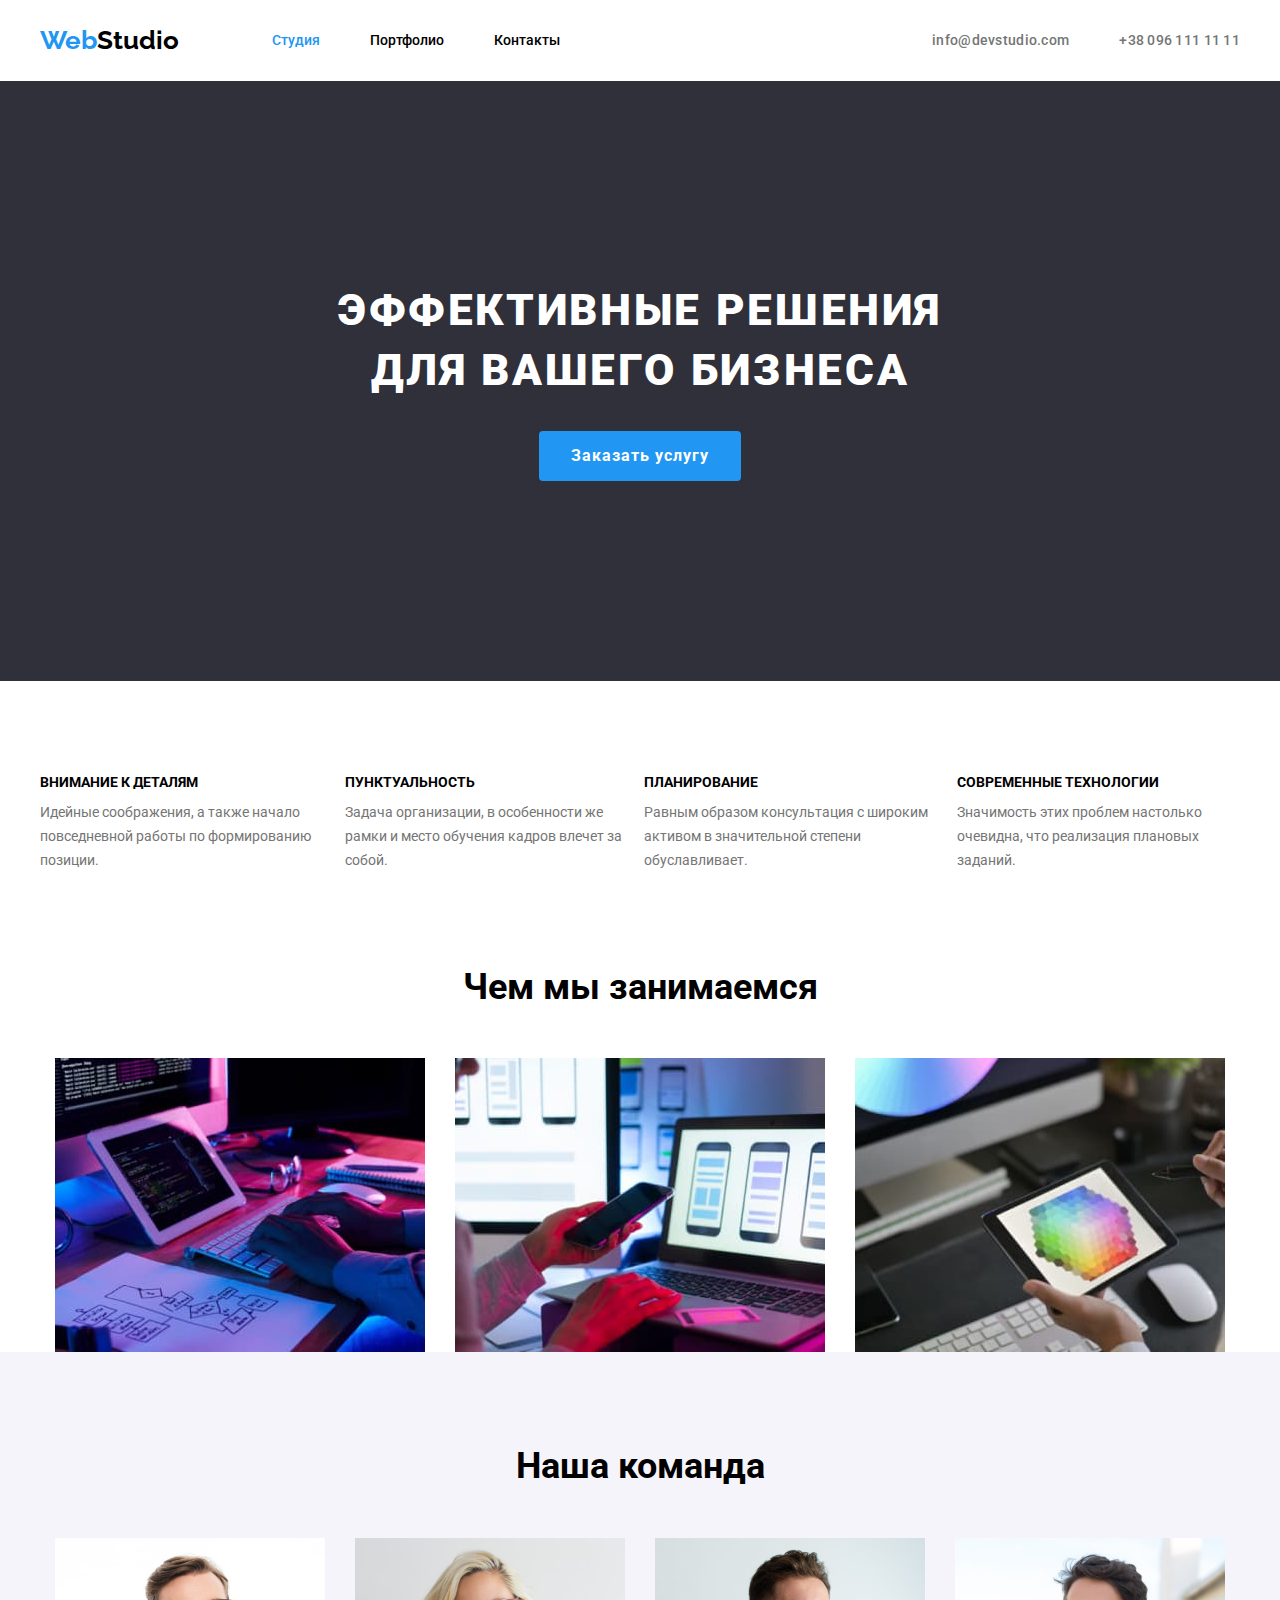
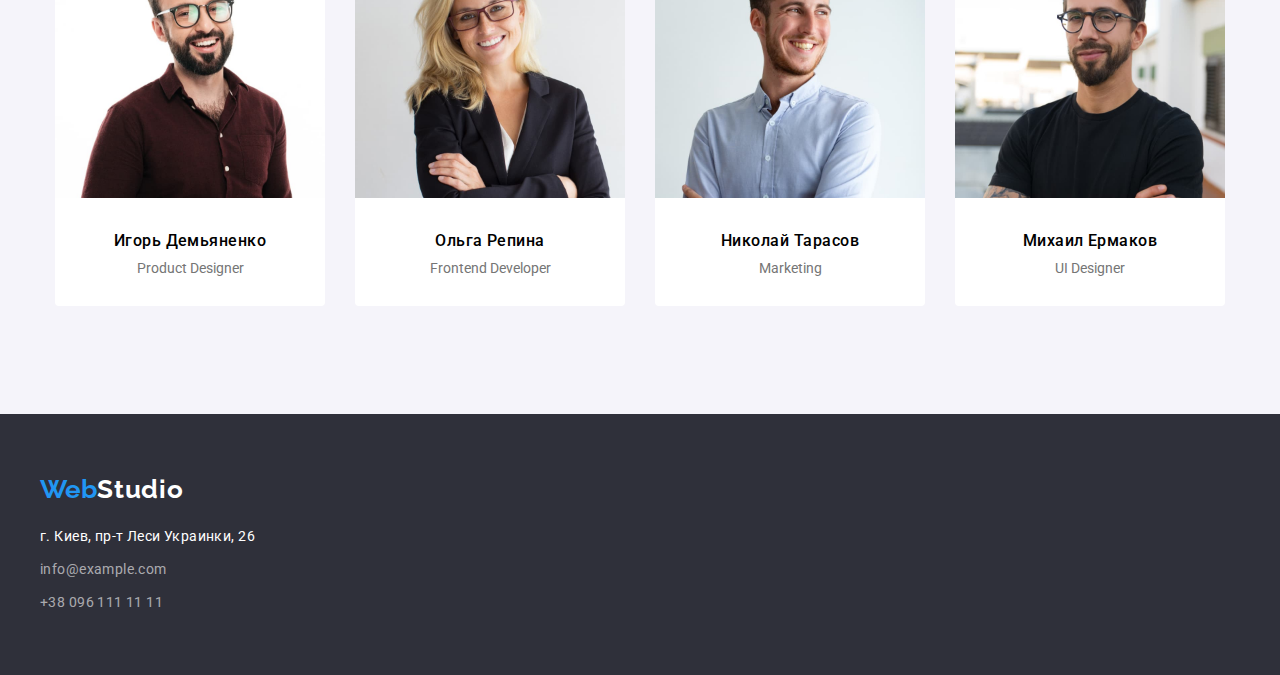
<file: index.html>
<!DOCTYPE html>
<html lang="ru">
  <head>
    <meta charset="UTF-8" />
    <meta http-equiv="X-UA-Compatible" content="IE=edge" />
    <meta name="viewport" content="width=device-width, initial-scale=1.0" />
    <title>web design</title>
    <link
      href="https://fonts.googleapis.com/css2?family=Raleway:wght@700&family=Roboto:wght@400;500;700;900&display=swap"
      rel="stylesheet"
    />
    <link rel="stylesheet" href="https://cdnjs.cloudflare.com/ajax/libs/modern-normalize/1.1.0/modern-normalize.min.css" integrity="sha512-wpPYUAdjBVSE4KJnH1VR1HeZfpl1ub8YT/NKx4PuQ5NmX2tKuGu6U/JRp5y+Y8XG2tV+wKQpNHVUX03MfMFn9Q==" crossorigin="anonymous" referrerpolicy="no-referrer" />
    <link rel="stylesheet" href="./styles.css" />
  </head>
  <body>
    <header>
      <div class="container main-nav">
      <a class="logo" href="./index.html"
        ><span class="logo-web">Web</span><span class="logo-studio">Studio</span></a
      >
        <nav>
        <ul class="navigation list">
          <li class="menu" ><a href="" class="link current">Студия</a></li>
          <li class="menu" ><a href="./portfolio.html" class="link">Портфолио</a></li>
          <li class="menu" ><a href="" class="link">Контакты</a></li>
        </ul>
      </nav>
      <ul class="contact-links list">
        <li class="menu">
          <a href="mailto:info@devstudio.com" class="feedback">info@devstudio.com</a>
        </li>
        <li class="menu"><a href="tel:+380961111111" class="feedback">+38 096 111 11 11</a></li>
      </ul>
      </div>
    </header>
    
      <main>
        <section class="hero">
          <div class="container">
          <h1 class="hero-title">Эффективные решения<br />для вашего бизнеса</h1>
          <button type="button" class="button">Заказать услугу</button>
        </div>
        </section>

        <section class="section-feature">
          <div class="container">
          <h2 hidden>особенности</h2>
          <ul class="preposition list">
            <li>
              <h3 class="title">Внимание к деталям</h3>
              <p class="work-text">
                Идейные соображения, а также начало повседневной работы по формированию позиции.
              </p>
            </li>
            <li>
              <h3 class="title">Пунктуальность</h3>
              <p class="work-text">
                Задача организации, в особенности же рамки и место обучения кадров влечет за собой.
              </p>
            </li>
            <li>
              <h3 class="title">Планирование</h3>
              <p class="work-text">
                Равным образом консультация с широким активом в значительной степени обуславливает.
              </p>
            </li>
            <li>
              <h3 class="title">Современные технологии</h3>
              <p class="work-text">Значимость этих проблем настолько очевидна, что реализация плановых заданий.</p>
            </li>
          </ul>
          </div>
        </section>

        <section class="section">
          <div class="container">
          <h2 class="section-services">Чем мы занимаемся</h2>
          <ul class="service list">
            <li class="tasks">
              <img class="service-image"
                src="./images/box1.jpg"
                alt="разработка програмного обеспечения"
                width="370"
                height="294"
              />
            </li>
            <li class="tasks">
              <img class="service-image" src="./images/box2.jpg" alt="мобильные приложения" width="370" height="294" />
            </li>
            <li class="tasks">
              <img class="service-image" src="./images/box3.jpg" alt="дизайнерские решения" width="370" height="294" />
            </li>
          </ul>
          </div>
        </section>

        <section class="section-people">
          <div class="container">
          <h2 class="section-title">Наша команда</h2>
          <ul class="team list">
            <li class="photo">
              <img src="./images/team1.jpg" alt="Игорь Демьяненко" width="270" height="260" />
              <h3 class="section-team">Игорь Демьяненко</h3>
              <p class="profession" lang="en">Product Designer</p>
            </li>
            <li class="photo">
              <img src="./images/team2.jpg" alt="Ольга Репина" width="270" height="260" />
              <h3 class="section-team">Ольга Репина</h3>
              <p class="profession" lang="en">Frontend Developer</p>
            </li>
            <li class="photo">
              <img src="./images/team3.jpg" alt="Николай Тарасов" width="270" height="260" />

              <h3 class="section-team">Николай Тарасов</h3>
              <p class="profession" lang="en">Marketing</p>
            </li>
            <li class="photo">
              <img src="./images/team4.jpg" alt="Михаил Ермаков" width="270" height="260" />

              <h3 class="section-team">Михаил Ермаков</h3>
              <p class="profession"  lang="en">UI Designer</p>
            </li>
          </ul>
          </div>
        </section>
      </main> 
  
    <footer class="footer-section">
      <div class="container">
      <a class="logo" href="./index.html"
        ><span class="logo-web">Web</span><span class="logo-footer">Studio</span></a
      >
      <address class="address">
        <p class="footer-address">г. Киев, пр-т Леси Украинки, 26</p>
        <ul class="footer-list list">
          <li class="email"><a href="mailto:info@example.com" class="footer">info@example.com</a></li>
          <li><a href="tel:+380961111111" class="phone">+38 096 111 11 11</a></li>
        </ul>
      </address>
      </div>
    </footer>
  
  </body>
</html>
</file>
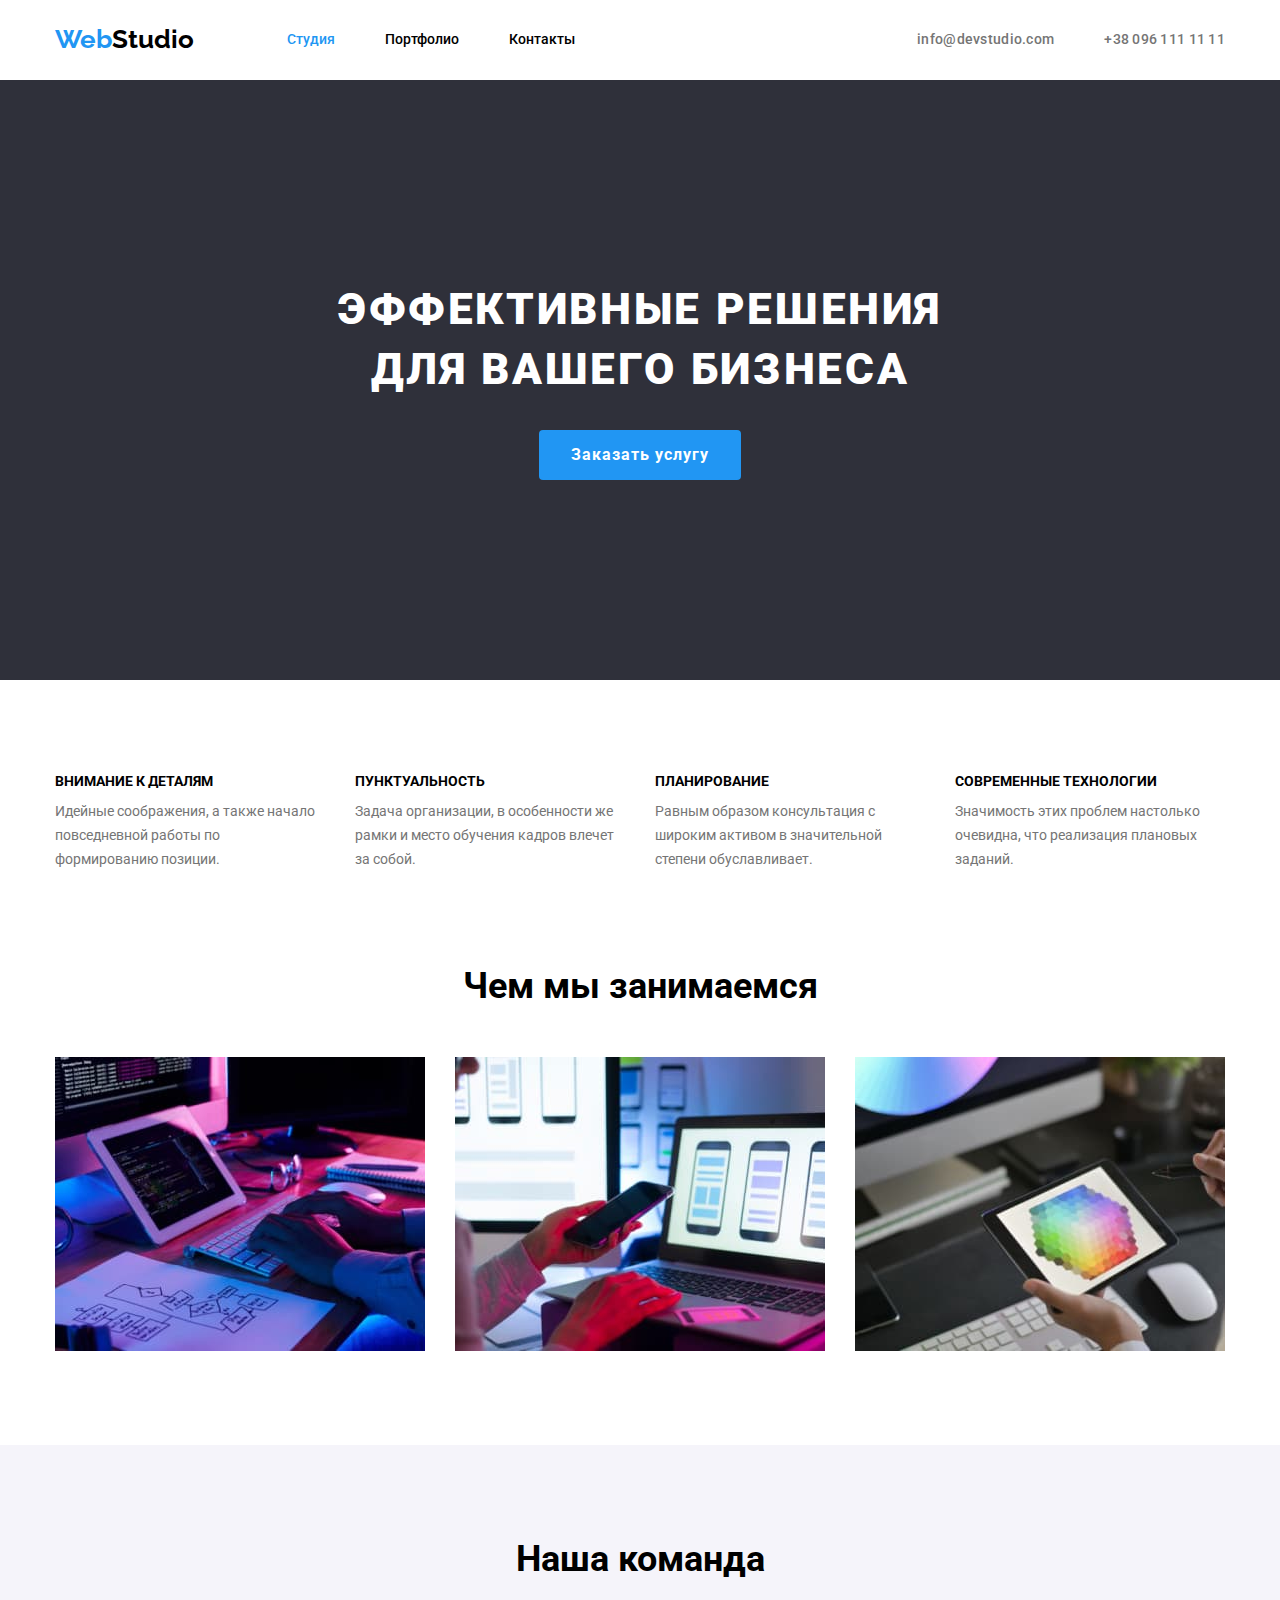
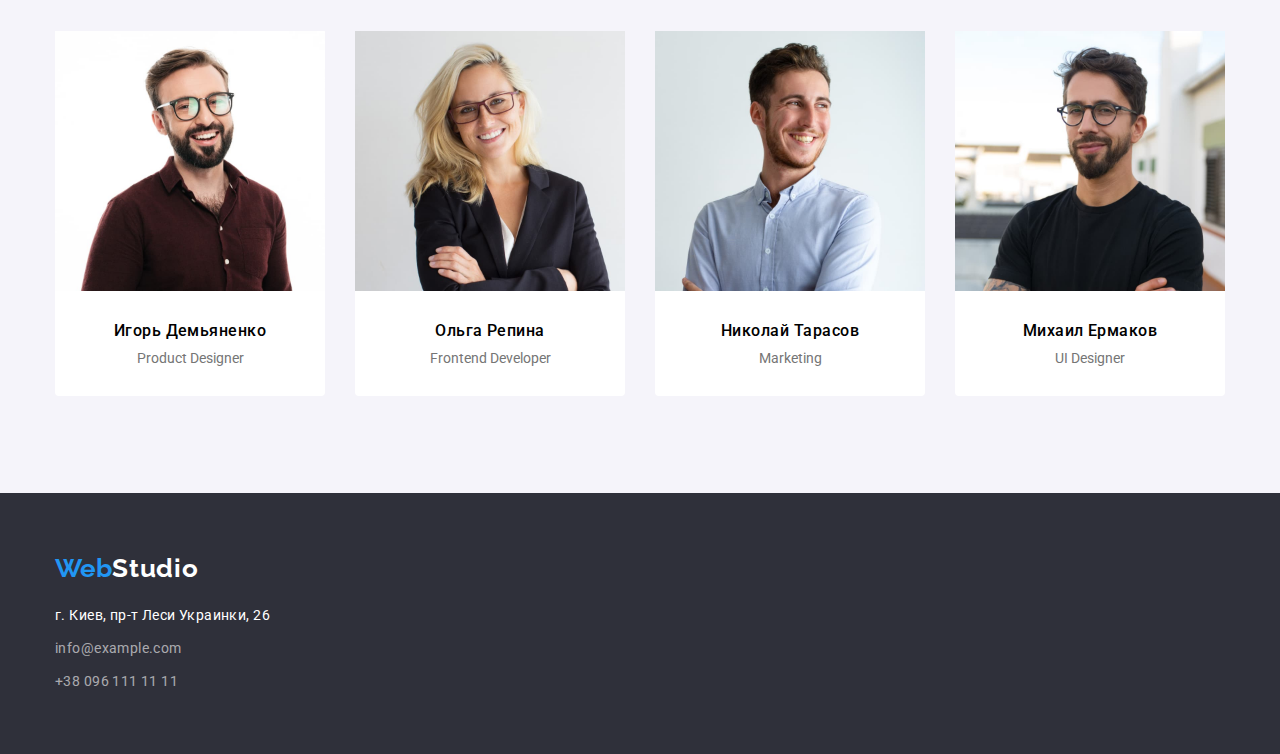
<file: hw-03/index.html>
<!DOCTYPE html>
<html lang="ru">
  <head>
    <meta charset="UTF-8" />
    <meta http-equiv="X-UA-Compatible" content="IE=edge" />
    <meta name="viewport" content="width=device-width, initial-scale=1.0" />
    <title>web design</title>
    <link
      href="https://fonts.googleapis.com/css2?family=Raleway:wght@700&family=Roboto:wght@400;500;700;900&display=swap"
      rel="stylesheet"
    />
    <link rel="stylesheet" href="https://cdnjs.cloudflare.com/ajax/libs/modern-normalize/1.1.0/modern-normalize.min.css" integrity="sha512-wpPYUAdjBVSE4KJnH1VR1HeZfpl1ub8YT/NKx4PuQ5NmX2tKuGu6U/JRp5y+Y8XG2tV+wKQpNHVUX03MfMFn9Q==" crossorigin="anonymous" referrerpolicy="no-referrer" />
    <link rel="stylesheet" href="./styles.css" />
  </head>
  <body>
    <header>
      <div class="container main-nav">
      <a class="logo" href="./index.html"
        >Web<span class="logo-studio">Studio</span></a
      >
        <nav>
        <ul class="navigation list">
          <li class="menu" ><a href="" class="link current">Студия</a></li>
          <li class="menu" ><a href="./portfolio.html" class="link">Портфолио</a></li>
          <li class="menu" ><a href="" class="link">Контакты</a></li>
        </ul>
      </nav>
      <ul class="contact-links list">
        <li class="menu">
          <a href="mailto:info@devstudio.com" class="feedback">info@devstudio.com</a>
        </li>
        <li class="menu"><a href="tel:+380961111111" class="feedback">+38 096 111 11 11</a></li>
      </ul>
      </div>
    </header>
    
      <main>
        <section class="hero">
          <div class="container">
          <h1 class="hero-title">Эффективные решения<br />для вашего бизнеса</h1>
          <button type="button" class="button">Заказать услугу</button>
        </div>
        </section>

        <section class="section-feature">
          <div class="container">
          <h2 hidden>особенности</h2>
          <ul class="preposition list">
            <li class="tegline">
              <h3 class="title">Внимание к деталям</h3>
              <p class="work-text">
              Идейные соображения, а также начало повседневной работы по формированию позиции.
              </p>
            </li>
            <li class="tegline">
              <h3 class="title">Пунктуальность</h3>
              <p class="work-text">
                Задача организации, в особенности же рамки и место обучения кадров влечет за собой.
              </p>
            </li>
            <li class="tegline">
              <h3 class="title">Планирование</h3>
              <p class="work-text">
                Равным образом консультация с широким активом в значительной степени обуславливает.
              </p>
            </li>
            <li class="tegline">
              <h3 class="title">Современные технологии</h3>
              <p class="work-text">Значимость этих проблем настолько очевидна, что реализация плановых заданий.</p>
            </li>
          </ul>
          </div>
        </section>

        <section class="section">
          <div class="container">
          <h2 class="section-services">Чем мы занимаемся</h2>
          <ul class="service list">
            <li class="tasks">
              <img class="service-image"
                src="./images/box1.jpg"
                alt="разработка програмного обеспечения"
                width="370"
                height="294"
              />
            </li>
            <li class="tasks">
              <img class="service-image" src="./images/box2.jpg" alt="мобильные приложения" width="370" height="294" />
            </li>
            <li class="tasks">
              <img class="service-image" src="./images/box3.jpg" alt="дизайнерские решения" width="370" height="294" />
            </li>
          </ul>
          </div>
        </section>

        <section class="section-people">
          <div class="container">
          <h2 class="section-title">Наша команда</h2>
          <ul class="team list">
            <li class="photo">
              <img class="team-photo" src="./images/team1.jpg" alt="Игорь Демьяненко" width="270" height="260" />
              <div class="shield">
              <h3 class="section-team">Игорь Демьяненко</h3>
              <p class="profession" lang="en">Product Designer</p>
              </div>
            </li>
            <li class="photo">
              <img class="team-photo" src="./images/team2.jpg" alt="Ольга Репина" width="270" height="260" />
              <div class="shield">
              <h3 class="section-team">Ольга Репина</h3>
              <p class="profession" lang="en">Frontend Developer</p>
              </div>
            </li>
            <li class="photo">
              <img class="team-photo" src="./images/team3.jpg" alt="Николай Тарасов" width="270" height="260" />
              <div class="shield">
              <h3 class="section-team">Николай Тарасов</h3>
              <p class="profession" lang="en">Marketing</p>
              </div>
            </li>
            <li class="photo">
              <img class="team-photo" src="./images/team4.jpg" alt="Михаил Ермаков" width="270" height="260" />
              <div class="shield">
              <h3 class="section-team">Михаил Ермаков</h3>
              <p class="profession"  lang="en">UI Designer</p>
              </div>
            </li>
          </ul>
          </div>
        </section>
      </main> 
  
    <footer class="footer-section">
      <div class="container">
      <a class="logo-bottom" href="./index.html"
       >Web<span class="logo-footer">Studio</span></a
      >
      <address class="address">
        <p class="footer-address">г. Киев, пр-т Леси Украинки, 26</p>
        <ul class="footer-list list">
          <li class="email"><a href="mailto:info@example.com" class="footer">info@example.com</a></li>
          <li><a href="tel:+380961111111" class="phone">+38 096 111 11 11</a></li>
        </ul>
      </address>
      </div>
    </footer>
  
  </body>
</html>
</file>
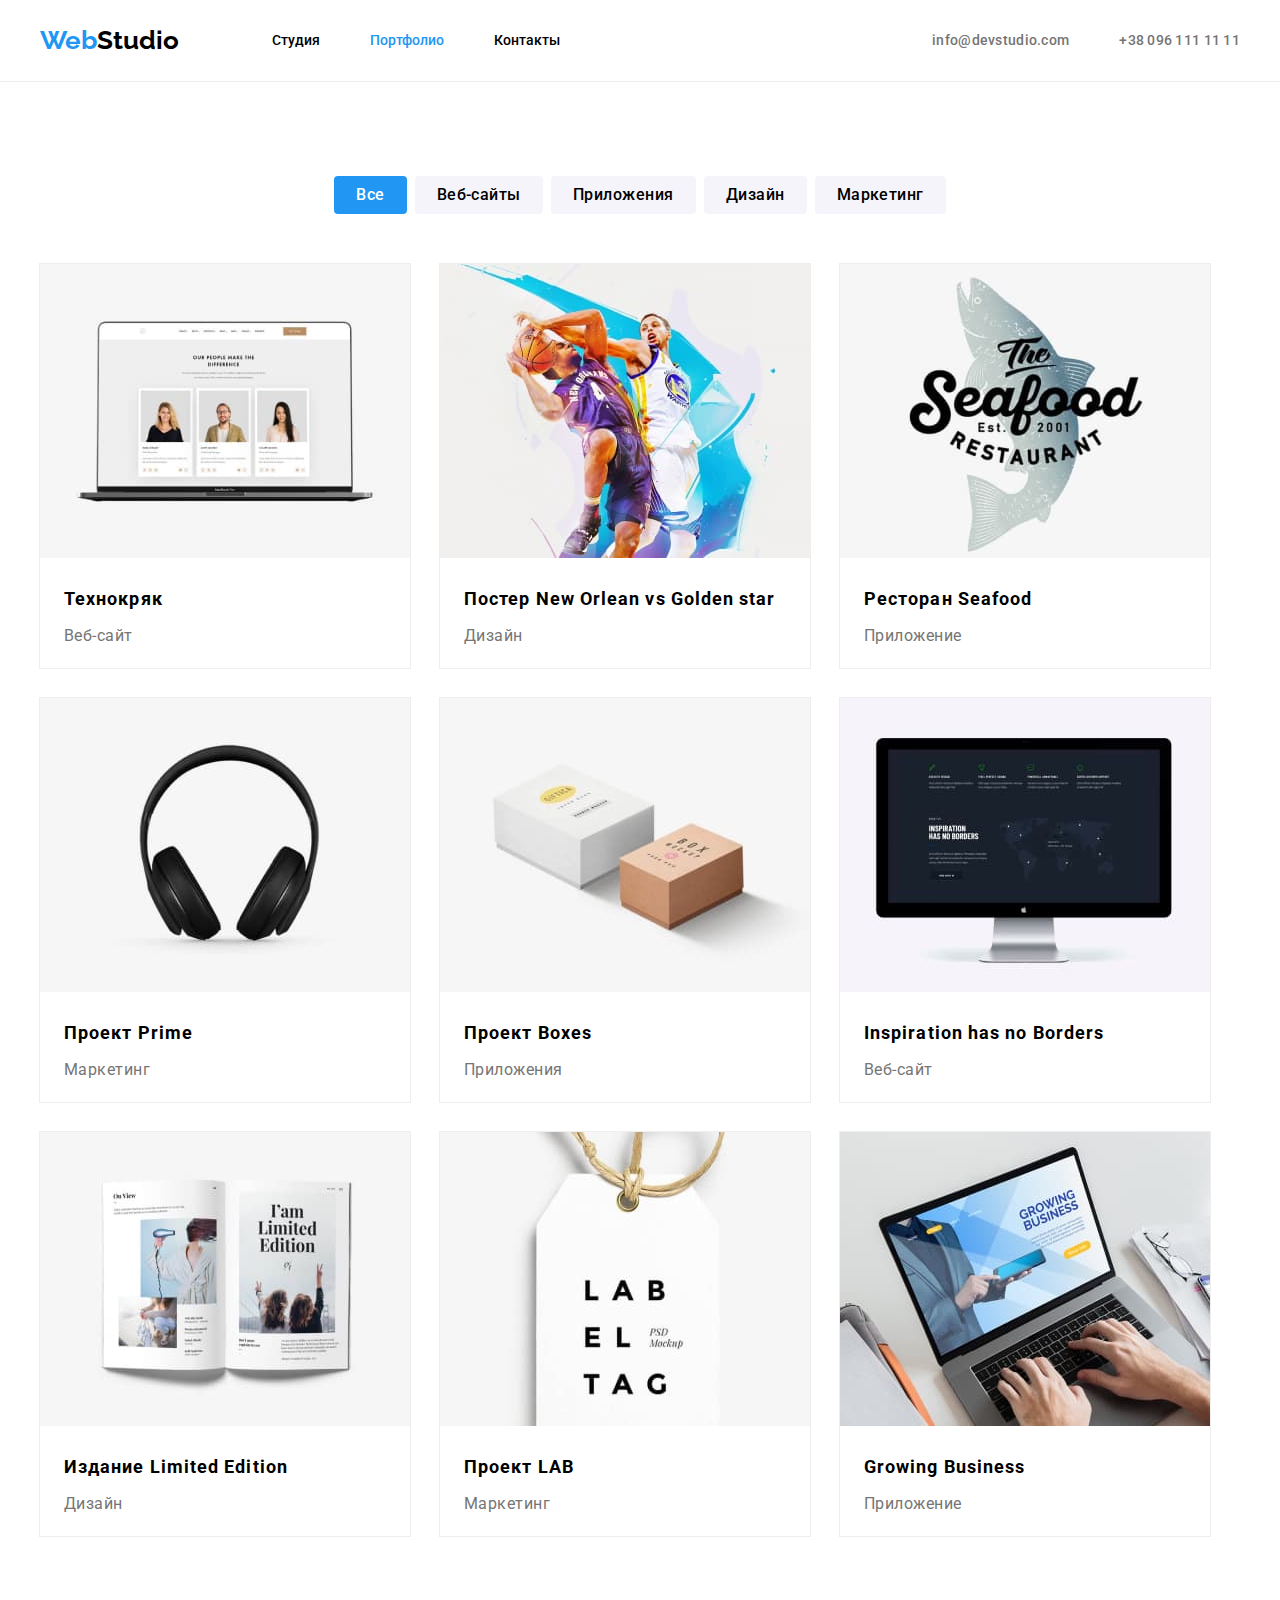
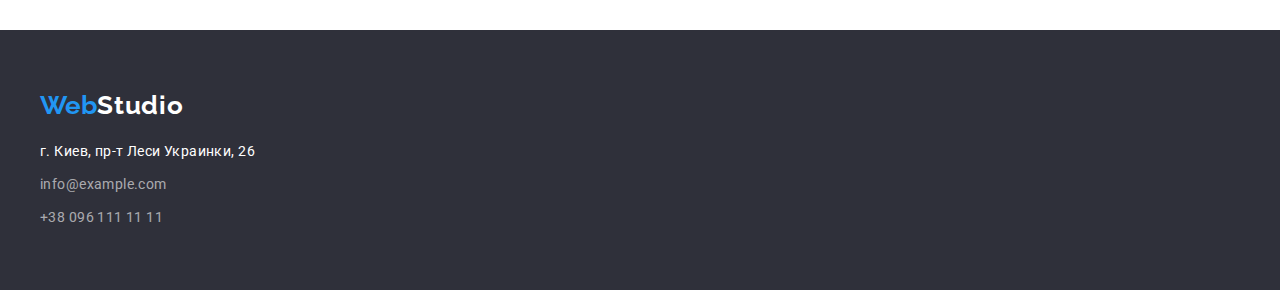
<file: portfolio.html>
<!DOCTYPE html>
<html lang="ru">
  <head>
    <meta charset="UTF-8" />
    <meta http-equiv="X-UA-Compatible" content="IE=edge" />
    <meta name="viewport" content="width=device-width, initial-scale=1.0" />
    <title>portfolio</title>
    <link
      href="https://fonts.googleapis.com/css2?family=Raleway:wght@700&family=Roboto:wght@400;500;700;900&display=swap"
      rel="stylesheet"
    />
    <link rel="stylesheet" href="https://cdnjs.cloudflare.com/ajax/libs/modern-normalize/1.1.0/modern-normalize.min.css" integrity="sha512-wpPYUAdjBVSE4KJnH1VR1HeZfpl1ub8YT/NKx4PuQ5NmX2tKuGu6U/JRp5y+Y8XG2tV+wKQpNHVUX03MfMFn9Q==" crossorigin="anonymous" referrerpolicy="no-referrer"/>
    <link rel="stylesheet" href="./styles.css" />
  </head>
  <body>
    <header class="header">
      <div class="container second-nav">
      <a class="logo" href="./index.html"
        ><span class="logo-web">Web</span><span class="logo-studio">Studio</span></a
      >
      <nav>
        <ul class="site-nav list">
          <li class="menu"><a href="./index.html" class="link">Студия</a></li>
          <li class="menu"><a href="./portfolio.html" class="link current">Портфолио</a></li>
          <li class="menu"><a href="" class="link">Контакты</a></li>
        </ul>
      </nav>
      <ul class="contact-links list">
        <li class="menu"><a href="mailto:info@devstudio.com" class="feedback">info@devstudio.com</a></li>
        <li class="menu"><a href="tel:+380961111111" class="feedback">+38 096 111 11 11</a></li>
      </ul>
    </div>
    </header>
    <main>
      <section>
        <div class="container">
        <h1 hidden>страница портфолио</h1>
        <ul class="btn-select list">
          <li class="select"><button type="button" class="btn-current" class="btn-background">Все</button></li>
          <li class="select"><button type="button" class="btn-background">Веб-сайты</button></li>
          <li class="select"><button type="button" class="btn-background">Приложения</button></li>
          <li class="select"><button type="button" class="btn-background">Дизайн</button></li>
          <li class="select"><button type="button" class="btn-background">Маркетинг</button></li>
        </ul>
      </div>
      <div class="container">
        <ul class="container-item list">
          <li class="box">
            <img src="./images/technokryak.jpg" alt="разработка сайтов" width="370" height="294" />
            <h2 class="item">Технокряк</h2>
            <p class="desc">Веб-сайт</p>
          </li>
          <li class="box">
            <img class="" src="./images/poster.jpg" alt="дизайн внешней рекламы" width="370" height="294" />
            <h2 class="item">Постер <span lang="en">New Orlean vs Golden star</span></h2>
            <p class="desc">Дизайн</p>
          </li>
          <li class="box">
            <img
              src="./images/restaurant.jpg"
              alt="разработка приложений"
              width="370"
              height="294"
            />
            <h2 class="item">Ресторан<span lang="en"> Seafood</span></h2>
            <p class="desc">Приложение</p>
          </li>
          <li class="box">
            <img
              src="./images/prime.jpg"
              alt="маркетинговые услуги для бизнеса"
              width="370"
              height="294"
            />
            <h2 class="item">Проект<span lang="en"> Prime</span></h2>
            <p class="desc">Маркетинг</p>
          </li>
          <li class="box">
            <img src="./images/boxes.jpg" alt="разработка макетов" width="370" height="294" />
            <h2 class="item">Проект<span lang="en"> Boxes</span></h2>
            <p class="desc">Приложения</p>
          </li>
          <li class="box">
            <img
              src="./images/inspiration.jpg"
              alt="програмное обеспечение"
              width="370"
              height="294"
            />
            <h2 lang="en" class="item">Inspiration has no Borders</h2>
            <p class="desc">Веб-сайт</p>
          </li>
          <li class="box">
            <img
              src="./images/izdanie.jpg"
              alt="дизайн полиграфической продукции"
              width="370"
              height="294"
            />
            <h2 class="item">Издание<span lang="en"> Limited Edition</span></h2>
            <p class="desc">Дизайн</p>
          </li>
          <li class="box">
            <img src="./images/lab.jpg" alt="исследование рынка" width="370" height="294" />
            <h2 class="item">Проект<span lang="en"> LAB</span></h2>
            <p class="desc">Маркетинг</p>
          </li>
          <li class="box">
            <img
              src="./images/groving.jpg"
              alt="унструменты для роста бизнеса"
              width="370"
              height="294"
            />
            <h2 lang="en" class="item">Growing Business</h2>
            <p class="desc">Приложение</p>
          </li>
        </ul>
      </div>
      </section>
      <footer class="footer-section">
        <div class="container">
        <a class="logo" href="./index.html"
          ><span class="logo-web">Web</span><span class="logo-footer">Studio</span></a
        >
        <address class="address">
          <p class="footer-address">г. Киев, пр-т Леси Украинки, 26</p>
          <ul class="footer-list list">
            <li class="email"><a href="mailto:info@example.com" class="footer">info@example.com</a></li>
            <li><a href="tel:+380961111111" class="footer">+38 096 111 11 11</a></li>
          </ul>
        </address>
      </div>
      </footer>
    </main>
  </body>
</html>
</file>
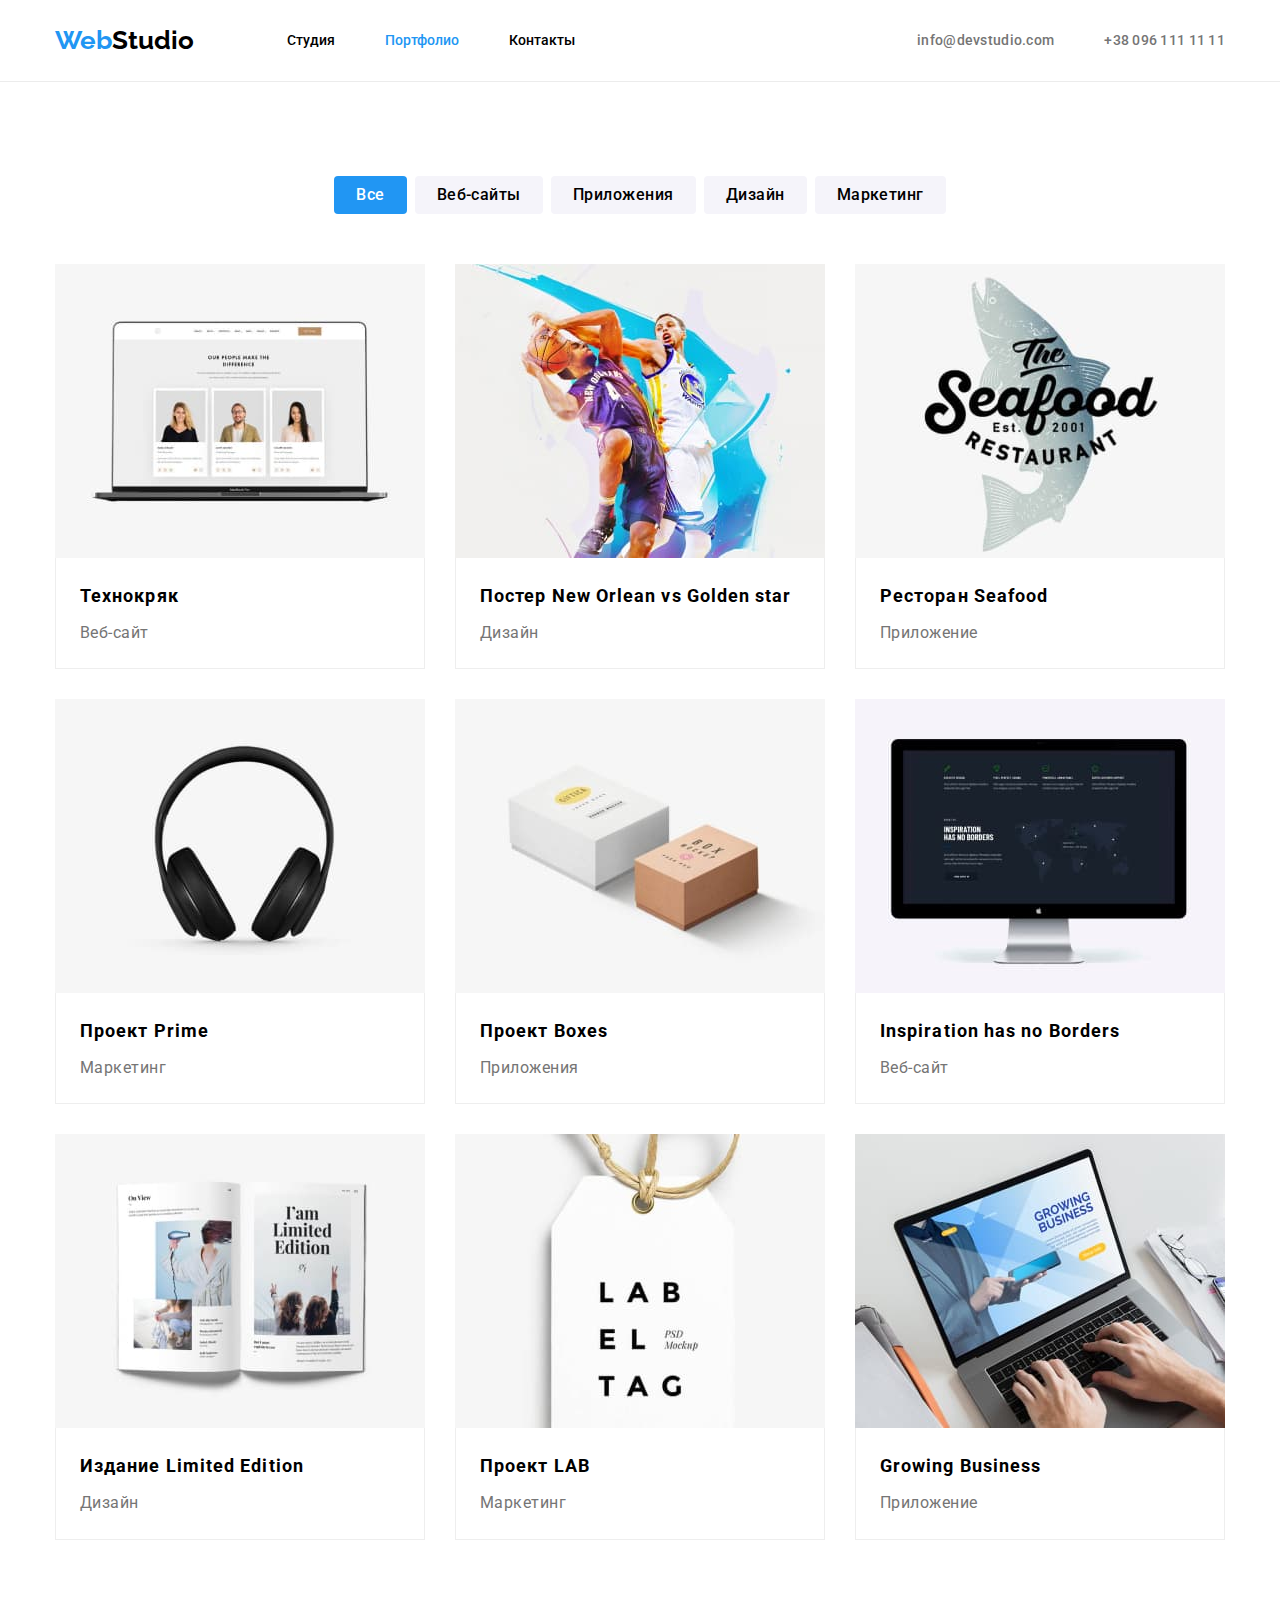
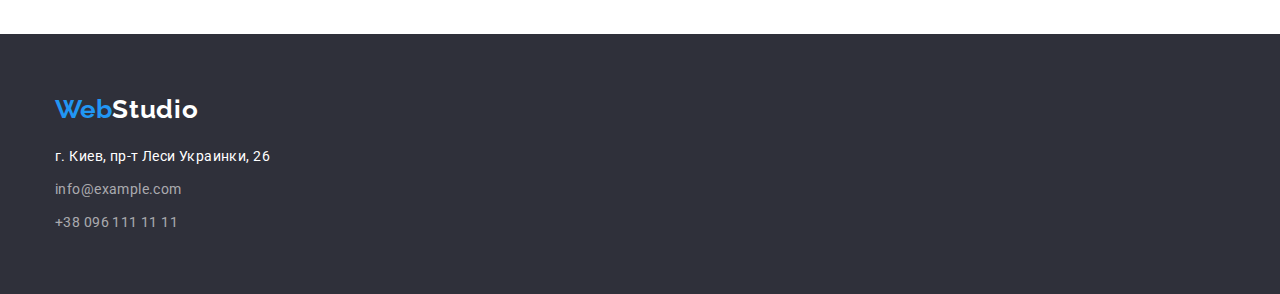
<file: hw-03/portfolio.html>
<!DOCTYPE html>
<html lang="ru">
  <head>
    <meta charset="UTF-8" />
    <meta http-equiv="X-UA-Compatible" content="IE=edge" />
    <meta name="viewport" content="width=device-width, initial-scale=1.0" />
    <title>portfolio</title>
    <link
      href="https://fonts.googleapis.com/css2?family=Raleway:wght@700&family=Roboto:wght@400;500;700;900&display=swap"
      rel="stylesheet"
    />
    <link rel="stylesheet" href="https://cdnjs.cloudflare.com/ajax/libs/modern-normalize/1.1.0/modern-normalize.min.css" integrity="sha512-wpPYUAdjBVSE4KJnH1VR1HeZfpl1ub8YT/NKx4PuQ5NmX2tKuGu6U/JRp5y+Y8XG2tV+wKQpNHVUX03MfMFn9Q==" crossorigin="anonymous" referrerpolicy="no-referrer"/>
    <link rel="stylesheet" href="./styles.css" />
  </head>
  <body>
    <header class="header">
      <div class="container second-nav">
      <a class="logo" href="./index.html"
         >Web<span class="logo-studio">Studio</span></a
      >
      <nav>
        <ul class="site-nav list">
          <li class="menu"><a href="./index.html" class="link">Студия</a></li>
          <li class="menu"><a href="./portfolio.html" class="link current">Портфолио</a></li>
          <li class="menu"><a href="" class="link">Контакты</a></li>
        </ul>
      </nav>
      <ul class="contact-links list">
        <li class="menu"><a href="mailto:info@devstudio.com" class="feedback">info@devstudio.com</a></li>
        <li class="menu"><a href="tel:+380961111111" class="feedback">+38 096 111 11 11</a></li>
      </ul>
    </div>
    </header>
    <main>
      <section class="prefer">
        <div class="container">
        <h1 hidden>страница портфолио</h1>
        <ul class="btn-select list">
          <li class="select"><button type="button" class="btn-current">Все</button></li>
          <li class="select"><button type="button" class="btn-background">Веб-сайты</button></li>
          <li class="select"><button type="button" class="btn-background">Приложения</button></li>
          <li class="select"><button type="button" class="btn-background">Дизайн</button></li>
          <li class="select"><button type="button" class="btn-background">Маркетинг</button></li>
        </ul>
      
          <ul class="container-item list">
          <li class="box">
            <img class="imagebox" src="./images/technokryak.jpg" alt="разработка сайтов" width="370" height="294" />
            <div class="features">
              <h2 class="item">Технокряк</h2>
              <p class="desc">Веб-сайт</p>
            </div>
          </li>
          <li class="box">
            <img class="imagebox" src="./images/poster.jpg" alt="дизайн внешней рекламы" width="370" height="294" />
             <div class="features">
              <h2 class="item">Постер <span lang="en">New Orlean vs Golden star</span></h2>
              <p class="desc">Дизайн</p>
            </div>
          </li>
          <li class="box">
            <img class="imagebox"
              src="./images/restaurant.jpg"
              alt="разработка приложений"
              width="370"
              height="294"
            />
            <div class="features">
              <h2 class="item">Ресторан<span lang="en"> Seafood</span></h2>
              <p class="desc">Приложение</p>
            </div>
          </li>
          <li class="box">
            <img class="imagebox"
              src="./images/prime.jpg"
              alt="маркетинговые услуги для бизнеса"
              width="370"
              height="294"
            />
            <div class="features">
              <h2 class="item">Проект<span lang="en"> Prime</span></h2>
              <p class="desc">Маркетинг</p>
            </div>
          </li>
          <li class="box">
            <img class="imagebox" src="./images/boxes.jpg" alt="разработка макетов" width="370" height="294" />
            <div class="features">
              <h2 class="item">Проект<span lang="en"> Boxes</span></h2>
              <p class="desc">Приложения</p>
            </div>
          </li>
          <li class="box">
            <img class="imagebox"
              src="./images/inspiration.jpg"
              alt="програмное обеспечение"
              width="370"
              height="294"
            />
            <div class="features">
              <h2 lang="en" class="item">Inspiration has no Borders</h2>
              <p class="desc">Веб-сайт</p>
            </div>
          </li>
          <li class="box">
            <img class="imagebox"
              src="./images/izdanie.jpg"
              alt="дизайн полиграфической продукции"
              width="370"
              height="294"
            />
            <div class="features">
              <h2 class="item">Издание<span lang="en"> Limited Edition</span></h2>
              <p class="desc">Дизайн</p>
            </div>
          </li>
          <li class="box">
            <img class="imagebox" src="./images/lab.jpg" alt="исследование рынка" width="370" height="294" />
            <div class="features">
              <h2 class="item">Проект<span lang="en"> LAB</span></h2>
              <p class="desc">Маркетинг</p>
            </div>
          </li>
          <li class="box">
            <img class="imagebox"
              src="./images/groving.jpg"
              alt="унструменты для роста бизнеса"
              width="370"
              height="294"
            />
            <div class="features">
              <h2 lang="en" class="item">Growing Business</h2>
              <p class="desc">Приложение</p>
            </div>
          </li>
        </ul>
      </div>
      
      </section>
      <footer class="footer-section">
        <div class="container">
        <a class="logo-bottom" href="./index.html"
          >Web<span class="logo-footer">Studio</span></a
        >
        <address class="address">
          <p class="footer-address">г. Киев, пр-т Леси Украинки, 26</p>
          <ul class="footer-list list">
            <li class="email"><a href="mailto:info@example.com" class="footer">info@example.com</a></li>
            <li><a href="tel:+380961111111" class="footer">+38 096 111 11 11</a></li>
          </ul>
        </address>
      </div>
      </footer>
    </main>
  </body>
</html>
</file>
<file: styles.css>
/* основной цвет текста #212121 */

/* вторичный цвет текста #757575 */

/* белый #FFFFFF */

/* акцент #2196F3 */

/* контакты rgba(255, 255, 255, 0.6) */

/* вторичный цвет фона #F5F4FA */
:root {
    --primary-text-color:#757575;
    --title-text-color:#000;
    --accent-color: #2196F3;
    --primary-white-color: #fff;
    --second-color: #2F303A;
    }
    html {
        box-sizing: border-box;
    }
    
    *,
    *::before,
    *::after {
        box-sizing: inherit;
    }
    
    
    
    
    body {
        margin: 0;
        background-color: var(--primary-white-color);
        color: var(--primary-text-color);
        font-size: 14px;    
        font-family: Roboto, sans-serif;
    }
    
    .list{
        padding: 0;
        margin: 0;
        list-style: none;
    }
    
    .container {
        width: 1230px;
        padding-left: 15px;
        padding-right: 15px;
        margin: 0 auto;
    }
    
    
    .logo {
        color: var(--accent-color);
        font-family: Raleway, sans-serif;
        font-weight: 700;
        font-size: 26px;
        line-height: 1.19;
        text-decoration:none;
    }
    .logo-web {
        color: var(--accent-color);
    }
    .logo-studio {
        color: var(--title-text-color)
    }
    
    
    
    
    /* site nav */
    
    .main-nav {
        display: flex;
        align-items: center;
    }
    
    .navigation {
        display: flex;
        margin-left: 93px;
    }
    
    .navigation .menu {
        display: block;
        padding-top: 32px;
        padding-bottom: 32px;
        margin-right: 50px;
    }
    
    .navigation .menu:last-child {
        margin-right: 0px;
    }
    
    .link {
     color: var(--title-text-color);
     font-weight: 500;
     font-size: 14px;
     line-height: 1.14;
     text-decoration:none;
    }
    .link.current {
        color: var(--accent-color);
    }
    
    .link:hover, .link:focus {
        color: var(--accent-color)  
    }
    
    .feedback {
        color: var(--primary-text-color);
        font-weight: 500;
        font-size: 14px;
        line-height: 1.14;
        text-decoration:none;
    }
    .feedback:hover, .feedback:focus {
        color: var(--accent-color)
    }
    
    .contact-links .link:hover {
        color: var(--accent-color)
    }
    .contact-links {
        font-weight: 500;
        font-size: 14px;
        line-height:1.14;
        letter-spacing: 0.02em;
        display: flex;
        margin-left: auto;
    }
    
    .contact-links .menu + .menu {
        margin-left: 50px;
    }
    
    
    .contact-links .hover:last-child {
        margin-right: 0px;
    }
    
    
    
    /* hero */
    .hero-title {
        padding-top: 200px;
        margin-top: 0px;
        margin-bottom: 30px;
        color:var(--primary-white-color);
        font-weight: 900;
        font-size: 44px;
        line-height: 1.36;
        /* text-align: center; */
        letter-spacing: 0.06em;
        text-transform: uppercase;
     
    }
    .hero {
        background: var(--second-color);
        height: 600px;
        text-align: center;
     
    }
    
    .main-title {
        Width: 696px;
        Height: 120px;
        Top: 280px;
        Left:452px;
    }
    
    .preposition {
        display: flex;
    }
    
    .photo{
        background-color: var(--primary-white-color);
        width: 270px;
        height: 368px;
    }
    /* section */
    
    .section-services {
        margin-top: 0px;
        margin-bottom: 50px;
        padding-left: 0px;
        padding-right: 0px;
        color: var(--title-text-color);
        font-weight: 700;
        font-size: 36px;
        line-height: 1.16;
        text-align: center;
    }
    
    .service-image {
        display: block;
      }
    
    .service {
        display: flex;
        
    }
    .service { 
        justify-content: center;
        
    }
    .tasks {
        width: 370px;
        margin-right: 30px;
    }
    .tasks:nth-child(3n){
        margin-right: 0px;
    }
    
    .team {
        display: flex;
    }
    .team{
    justify-content: center;
    }
    
    .photo {
        margin-right: 30px;
        border: 0;
        border-radius: 4px;
    }
    .photo:nth-child(4) {
        margin-right: 0px;
    }
    
    .section-title {
        padding-top: 94px;
        margin-top: 0px;
        margin-bottom: 50px;
        color: var(--title-text-color);
        font-weight: 700;
        font-size: 36px;
        line-height: 1.16;
        text-align: center; 
    }
    .section-feature {
        padding-top: 94px;
        padding-bottom: 94px;
      
    }
    
    
    
    .section-people {
        background: #F5F4FA;;
        padding-bottom: 108px;
       
     }
    
    
    .section-team {
        padding-top: 30px;
        margin-top: 0px;
        margin-bottom: 10px;
        color: var(--title-text-color) ;
        font-weight: 500;
        font-size: 16px;
        line-height: 1.19;
        letter-spacing: 0.03em;
    
        text-align: center;
    }
    .profession {
        margin-top: 0px;
        margin-bottom: 0px;
        text-align: center;
    }
    
    .title {
        margin-top: 0;
        margin-bottom: 10px;
        color: var(--title-text-color);
        font-weight: 700;
        font-size: 14px;
        line-height: 1.14;
        text-transform: uppercase;
    }
    
    .work-text {
        margin-top: 0;
        margin-bottom: 0;
        font-weight: 400;
        font-size: 14px;
        line-height: 1.71;
      }
     
    
    
    /* button */
    
    .button {
        color: var(--primary-white-color);
        background-color: var(--accent-color);
        font-family: inherit;
        min-width: 200px;
        font-weight: 700;
        font-size: 16px;
        line-height: 1.88;
        letter-spacing: 0.06em;
        border: 0;
        border-radius: 4px;
        padding: 10px 32px;
        cursor: pointer; 
    }
    
      /* footer */
      .footer {
        margin-top: 0px;
        color: rgba(255, 255, 255, 0.6);
        font-weight: 400;
        font-size: 14px;
        line-height: 1.71;
        letter-spacing: 0.03em;
        text-decoration:none;
    }
    .phone {
        margin-top: 0px;
        color: rgba(255, 255, 255, 0.6);
        font-weight: 400;
        font-size: 14px;
        line-height: 1.71;
        letter-spacing: 0.03em;
        text-decoration:none;
    }
    .email {
        margin-bottom: 9px;
    }
    
    .footer:hover,.footer:focus {
        color: var(--accent-color) 
    }
    .phone:hover,.phone:focus {
        color: var(--accent-color);
    }
    
    .address {
        font-style: normal;
        padding-top: 20px;
    
    }
    .footer-address {
        margin-top: 0px;
        margin-bottom: 9px;
        color:var(--primary-white-color);
        font-weight: 400;
        font-size: 14px;
        line-height: 1.71;
        letter-spacing: 0.03em;
    }
    .footer-section {
        background:var(--second-color);
        padding-top: 60px;
        padding-bottom: 60px;
    }
    .logo-footer {
        color: var(--primary-white-color);
        font-weight: 700;
        font-size: 26px;
        line-height:1.19;
        letter-spacing: 0.03em;
    }
    
    
    
    
    
      /* --------------------СТРАНИЦА ПОРТФОЛИО-------------------- */
    
    .header{
        margin-bottom: 94px;
        border-bottom:solid 1px #ECECEC
    }
    
      .item {
        margin: 20px 24px 4px;
        color:var(--title-text-color);
        font-weight: 700;
        font-size: 18px;
        line-height: 2;
        letter-spacing: 0.06em;
      }
      .desc {
        margin-left:24px ;
        margin-top: 0px;
        margin-bottom: 0px;
        font-weight: 400;
        font-size: 16px;
        line-height:1.9;
        letter-spacing: 0.03em;
      }
    
      /* -------------BUTTONS PORTFOLIO----------------- */
    
      .btn-background {
        background: #F5F4FA;
        padding: 6px 22px;
        margin-top: 0px;
        margin-bottom: 50px;
        font-family: inherit;
        font-weight: 500;
        font-size: 16px;
        line-height:  1.6;
        text-align: center;
        letter-spacing: 0.03em;
        border: 0;
        border-radius: 4px;
        cursor: pointer;
      }
    .btn-background:hover, .btn-background:focus {
        background: var(--accent-color);
        color: var(--primary-white-color);
    }
    .btn-current {
        padding: 6px 22px;
        margin-top: 0px;
        margin-bottom: 50px;
        background: var(--accent-color);
        color: var(--primary-white-color);
        font-family: inherit;
        font-weight: 500;
        font-size: 16px;
        line-height: 1.6;
        text-align: center;
        letter-spacing: 0.03em;
        border: 0;
        border-radius: 4px;
        cursor: pointer;
    }
    .btn-select {
     display: flex;
    }
    .select {
        margin-right: 8px;
    }
    .btn-select .select:last-child {
        margin-right:0px;
    }
    .btn-select {
        justify-content: center;
    }
    
    
    
    /* -------------SECOND NAV---------------- */
    
    .second-nav {
        display: flex;
        align-items: center;
    }
    .site-nav {
        display: flex;
        margin-left: 93px;
    }
    .site-nav .menu {
        display: block;
        padding-top: 32px;
        padding-bottom: 32px;
        margin-right: 50px;
    }
    .site-nav .menu:last-child {
        margin-right: 0px;
    }
    /* ------------------BOX------------------- */
    
    .container-item {
        display: flex;
        flex-wrap: wrap;
    }
    
    .box:nth-last-child(-n+3){
        margin-bottom: 94px;
    }
    
    .box {
        width: 370px;
        height: 404px;
        outline: 1px solid #EEEEEE;
        margin-right: 30px;
        margin-bottom: 30px;
        vertical-align: middle;
        }
    
    .box:nth-child(3n) {
        margin-right: 0px;
    }
</file>
<file: hw-03/styles.css>
/* основной цвет текста #212121 */

/* вторичный цвет текста #757575 */

/* белый #FFFFFF */

/* акцент #2196F3 */

/* контакты rgba(255, 255, 255, 0.6) */

/* вторичный цвет фона #F5F4FA */
:root {
    --primary-text-color:#757575;
    --title-text-color:#000;
    --accent-color: #2196F3;
    --primary-white-color: #fff;
    --second-color: #2F303A;
    }
    html {
        box-sizing: border-box;
    }
    
    *,
    *::before,
    *::after {
        box-sizing: inherit;
    }
    
    
    
    
    body {
        margin: 0;
        background-color: var(--primary-white-color);
        color: var(--primary-text-color);
        font-size: 14px;    
        font-family: Roboto, sans-serif;
    }
    
    .list{
        padding: 0;
        margin: 0;
        list-style: none;
    }
    
    .container {
        width: 1200px;
        padding-left: 15px;
        padding-right: 15px;
        margin: 0 auto;
    }
    
    
    .logo {
        color: var(--accent-color);
        font-family: Raleway, sans-serif;
        font-weight: 700;
        font-size: 26px;
        line-height: 1.19;
        text-decoration:none;
        padding-top: 24px;
        padding-bottom: 25px;
    }
    .logo-web {
        color: var(--accent-color);
    }
    .logo-studio {
        color: var(--title-text-color)
    }
    
    
    
    
    /* site nav */
    
    .main-nav {
        display: flex;
        align-items: center;
    }
    
    .navigation {
        display: flex;
        margin-left: 93px;
    }
    
    .navigation .menu {
        display: block;
        margin-right: 50px;
    }
    .navigation .link {
        padding-top: 32px;
        padding-bottom: 32px;

    }
    
    .navigation .menu:last-child {
        margin-right: 0px;
    }

    .contact-links .feedback {
        padding-top: 32px;
        padding-bottom: 32px;
    }
        
    
    
    .link {
     color: var(--title-text-color);
     font-weight: 500;
     font-size: 14px;
     line-height: 1.14;
     text-decoration:none;
    }
    .link.current {
        color: var(--accent-color);
    }
    
    .link:hover, .link:focus {
        color: var(--accent-color)  
    }
    
    .feedback {
        color: var(--primary-text-color);
        font-weight: 500;
        font-size: 14px;
        line-height: 1.14;
        text-decoration:none;
    }

    .feedback:hover, .feedback:focus {
        color: var(--accent-color)
    }
    
    .contact-links .link:hover {
        color: var(--accent-color)
    }
    .contact-links {
        font-weight: 500;
        font-size: 14px;
        line-height:1.14;
        letter-spacing: 0.02em;
        display: flex;
        margin-left: auto;
    }
    
    .contact-links .menu + .menu {
        margin-left: 50px;
    }
    
    
    .contact-links .hover:last-child {
        margin-right: 0px;
    }
    
    
    
    /* hero */
    .hero-title {
        margin-top: 0px;
        margin-bottom: 30px;
        color:var(--primary-white-color);
        font-weight: 900;
        font-size: 44px;
        line-height: 1.36;
        letter-spacing: 0.06em;
        text-transform: uppercase;
     
    }
    .hero {
        padding-top: 200px;
        padding-bottom: 200px;
        background: var(--second-color);
        height: 600px;
        text-align: center;
     
    }
    
    .main-title {
        Width: 696px;
        Height: 120px;
        Top: 280px;
        Left:452px;
    }
    
   .tegline {
       width:270px ;
       margin-right: 30px;
   }
   .tegline:last-child{
       margin-right: 0px;
   }
   
    .photo{
        width: 270px;
        height: 368px;
    }
    /* section */

    .section {
        padding-bottom: 94px;
    }
    
    .section-services {
        margin-top: 0px;
        margin-bottom: 50px;
        padding-left: 0px;
        padding-right: 0px;
        color: var(--title-text-color);
        font-weight: 700;
        font-size: 36px;
        line-height: 1.16;
        text-align: center;
    }
    .team-photo {
        display: block;
        max-width: 100%;
        height: auto;
    }
    
    .service-image {
        display: block;
      }
    
    .service {
        display: flex;
        
    }
        
    .tasks {
        width: 370px;
        margin-right: 30px;
    }
    .tasks:nth-child(3n){
        margin-right: 0px;
    }
    
    .team {
        display: flex;
    }
     
    .photo {
        margin-right: 30px;
        border: 0;
        border-radius: 4px;
    }
    .photo:nth-child(4) {
        margin-right: 0px;
    }
    
    .section-title {
        margin-top: 0px;
        margin-bottom: 50px;
        color: var(--title-text-color);
        font-weight: 700;
        font-size: 36px;
        line-height: 1.16;
        text-align: center; 
    }
    .section-feature {
        padding-top: 94px;
        padding-bottom: 94px;
      
    }
    
    .section-people {
        background: #F5F4FA;
        padding-top: 94px;
        padding-bottom: 94px; 
     }
     .shield {
         background: var(--primary-white-color);
         padding-top: 30px;
         padding-bottom: 30px;
         border-bottom-left-radius: 4px;
         border-bottom-right-radius: 4px;
     }
        
    .section-team {
        margin-top: 0px;
        margin-bottom: 10px;
        color: var(--title-text-color) ;
        font-weight: 500;
        font-size: 16px;
        line-height: 1.19;
        letter-spacing: 0.03em;
        text-align: center;
    }
    .profession {
        margin-top: 0px;
        margin-bottom: 0px;
        text-align: center;
    }

    .preposition {
        display: flex;
    } 


    .title {
        margin-top: 0;
        margin-bottom: 10px;
        color: var(--title-text-color);       
        font-weight: 700;
        font-size: 14px;
        line-height: 1.14;
        text-transform: uppercase;
    }
    
    .work-text {
        width: 270px;
        margin-right: 30px;
        margin-top: 0;
        margin-bottom: 0;
        font-weight: 400;
        font-size: 14px;
        line-height: 1.71;
      }

         
    
    /* button */
    
    .button {
        color: var(--primary-white-color);
        background-color: var(--accent-color);
        font-family: inherit;
        min-width: 200px;
        font-weight: 700;
        font-size: 16px;
        line-height: 1.88;
        letter-spacing: 0.06em;
        border: 0;
        border-radius: 4px;
        padding: 10px 32px;
        cursor: pointer; 
    }
    
      /* footer */

.logo-bottom {
    color: var(--accent-color);
    font-family: Raleway,
    sans-serif;
    font-weight: 700;
    font-size: 26px;
    line-height: 1.19;
    text-decoration:none;

    }

      .footer {
        margin-top: 0px;
        color: rgba(255, 255, 255, 0.6);
        font-weight: 400;
        font-size: 14px;
        line-height: 1.71;
        letter-spacing: 0.03em;
        text-decoration:none;
    }
    .phone {
        margin-top: 0px;
        color: rgba(255, 255, 255, 0.6);
        font-weight: 400;
        font-size: 14px;
        line-height: 1.71;
        letter-spacing: 0.03em;
        text-decoration:none;
    }
    .email {
        margin-bottom: 9px;
    }
    
    .footer:hover,.footer:focus {
        color: var(--accent-color) 
    }
    .phone:hover,.phone:focus {
        color: var(--accent-color);
    }
    
    .address {
        font-style: normal;
          
    }
    .footer-address {
        margin-top: 20px;
        margin-bottom: 9px;
        color:var(--primary-white-color);
        font-weight: 400;
        font-size: 14px;
        line-height: 1.71;
        letter-spacing: 0.03em;
    }
    .footer-section {
        background:var(--second-color);
        padding-top: 60px;
        padding-bottom: 60px;
    }
    .logo-footer {
        color: var(--primary-white-color);
        font-weight: 700;
        font-size: 26px;
        line-height:1.19;
        letter-spacing: 0.03em;
    }
    
    
    
    
    
      /* --------------------СТРАНИЦА ПОРТФОЛИО-------------------- */
    
    .header{
        border-bottom:solid 1px #ECECEC
    }
    
      .item {
        margin: 0px 0px 4px;
        color:var(--title-text-color);
        font-weight: 700;
        font-size: 18px;
        line-height: 2;
        letter-spacing: 0.06em;
      }
      .desc {
        margin-left:0px ;
        margin-top: 0px;
        margin-bottom: 0px;
        font-weight: 400;
        font-size: 16px;
        line-height:1.9;
        letter-spacing: 0.03em;
      }
     
      
      /* -------------BUTTONS PORTFOLIO----------------- */
    
      .btn-background {
        background: #F5F4FA;
        padding: 6px 22px;
        margin-top: 0px;
        margin-bottom: 50px;
        font-family: inherit;
        font-weight: 500;
        font-size: 16px;
        line-height:  1.6;
        text-align: center;
        letter-spacing: 0.03em;
        border: 0;
        border-radius: 4px;
        cursor: pointer;
      }
    .btn-background:hover, .btn-background:focus {
        background: var(--accent-color);
        color: var(--primary-white-color);
    }
    .btn-current {
        padding: 6px 22px;
        margin-top: 0px;
        margin-bottom: 50px;
        background: var(--accent-color);
        color: var(--primary-white-color);
        font-family: inherit;
        font-weight: 500;
        font-size: 16px;
        line-height: 1.6;
        text-align: center;
        letter-spacing: 0.03em;
        border: 0;
        border-radius: 4px;
        cursor: pointer;
    }
    .btn-select {
        display: flex;
        justify-content:center;
    }
 
    .select {
        margin-right: 8px;
    }
    .btn-select .select:last-child {
        margin-right:0px;
    }
    
    
    /* -------------SECOND NAV---------------- */
    
    .second-nav {
        display: flex;
        align-items: center;
    }
    .site-nav {
        display: flex;
        margin-left: 93px;
    }
    .site-nav .menu {
        display: block;
        padding-top: 32px;
        padding-bottom: 32px;
        margin-right: 50px;
    }
    .site-nav .menu:last-child {
        margin-right: 0px;
    }
    /* ------------------BOX------------------- */

    .prefer {
        padding-top: 94px;
        padding-bottom: 94px;
    }
    
    .container-item {
        display: flex;
        flex-wrap: wrap;
    }
    
 .features{
    padding-top: 20px;
    padding-bottom: 20px;
    padding-left: 24px;
    padding-right: 24px;
    border: 1px solid #EEEEEE;
    border-top: none ;
 }  
 
 .features:nth-last-child(-n+3){
     margin-bottom:0px;

 }
 
.box:nth-last-child(-n+3){
    margin-bottom:0px;
}

.box {
        width: 370px;
        margin-bottom: 30px;
        margin-right: 30px;
        vertical-align: middle;
        }


    
    .box:nth-child(3n) {
        margin-right: 0px;
    }


    .imagebox {
        display: block;

    }
</file>
